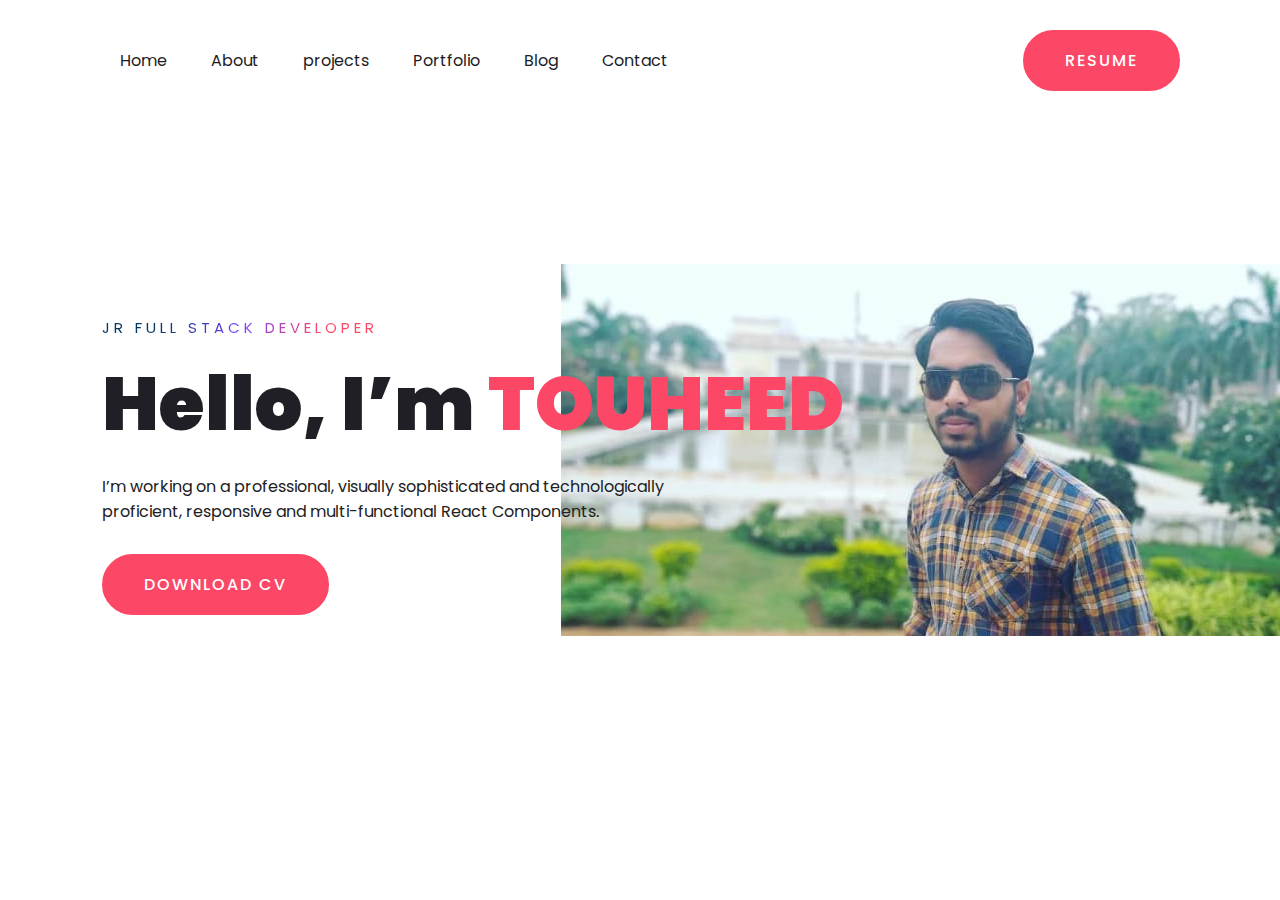
<file: index.html>
<!DOCTYPE html>
<html lang="en">
  <head>
    <meta charset="UTF-8" />
    <title>Personal Portfolio Website</title>
    <!----CSS link----->
    <link rel="stylesheet" href="port.css" />
  </head>
  <body class="body">
    <div class="hero">
      <nav>
        <!-- <img src="./WhatsApp Image 2023-06-14 at 03.05.49.jpeg" class="logo" /> -->
        <ul>
          <li><a href="#">Home</a></li>
          <li><a href="#">About</a></li>
          <li><a href="project.html">projects</a></li>
          <li><a href="#">Portfolio</a></li>
          <li><a href="#">Blog</a></li>
          <li><a href="contact.html">Contact</a></li>
        </ul>
        <a href="resume.html" target="_blank" class="btn">Resume</a>
      </nav>

      <div class="content">
        <span class="title">jr full stack developer</span>
        <h1>Hello, I’m <span>TOUHEED</span></h1>
        <p>
          I’m working on a professional, visually sophisticated and
          technologically proficient, responsive and multi-functional React
          Components.
        </p>
        <a href="Syed.Touhid.html" class="btn">Download CV</a>
      </div>
    </div>
  </body>
</html>
</file>
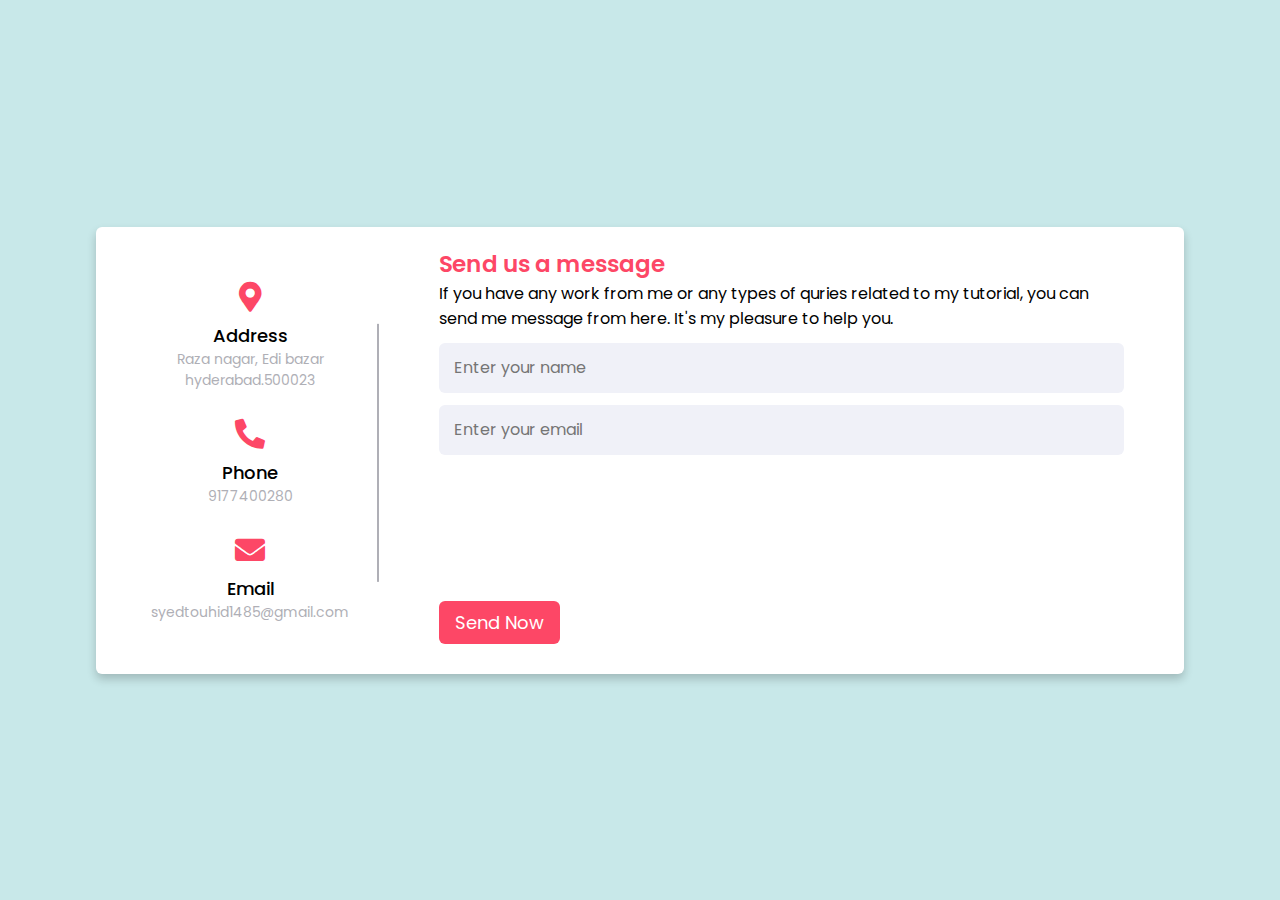
<file: contact.html>
<!DOCTYPE html>
<!-- Created By CodingLab - www.codinglabweb.com -->
<html lang="en" dir="ltr">
  <head>
    <meta charset="UTF-8">
    <title> contact </title>
    <link rel="stylesheet" href="contact.css">
    <!-- Fontawesome CDN Link -->
    <link rel="stylesheet" href="https://cdnjs.cloudflare.com/ajax/libs/font-awesome/5.15.2/css/all.min.css"/>
     <meta name="viewport" content="width=device-width, initial-scale=1.0">
   </head>
<body>
  <div class="container">
    <div class="content">
      <div class="left-side">
        <div class="address details">
          <i class="fas fa-map-marker-alt"></i>
          <div class="topic">Address</div>
          <div class="text-one">Raza nagar, Edi bazar</div>
          <div class="text-two">hyderabad.500023</div>
        </div>
        <div class="phone details">
          <i class="fas fa-phone-alt"></i>
          <div class="topic">Phone</div>
          <div class="text-one">9177400280</div>
        </div>
        <div class="email details">
          <i class="fas fa-envelope"></i>
          <div class="topic">Email</div>
          <div class="text-one">syedtouhid1485@gmail.com</div>
        </div>
      </div>
      <div class="right-side">
        <div class="topic-text">Send us a message</div>
        <p>If you have any work from me or any types of quries related to my tutorial, you can send me message from here. It's my pleasure to help you.</p>
      <form action="#">
        <div class="input-box">
          <input type="text" placeholder="Enter your name">
        </div>
        <div class="input-box">
          <input type="text" placeholder="Enter your email">
        </div>
        <div class="input-box message-box">
          
        </div>
        <div class="button">
          <input type="button" value="Send Now" >
        </div>
      </form>
    </div>
    </div>
  </div>
</body>
</html>
</file>
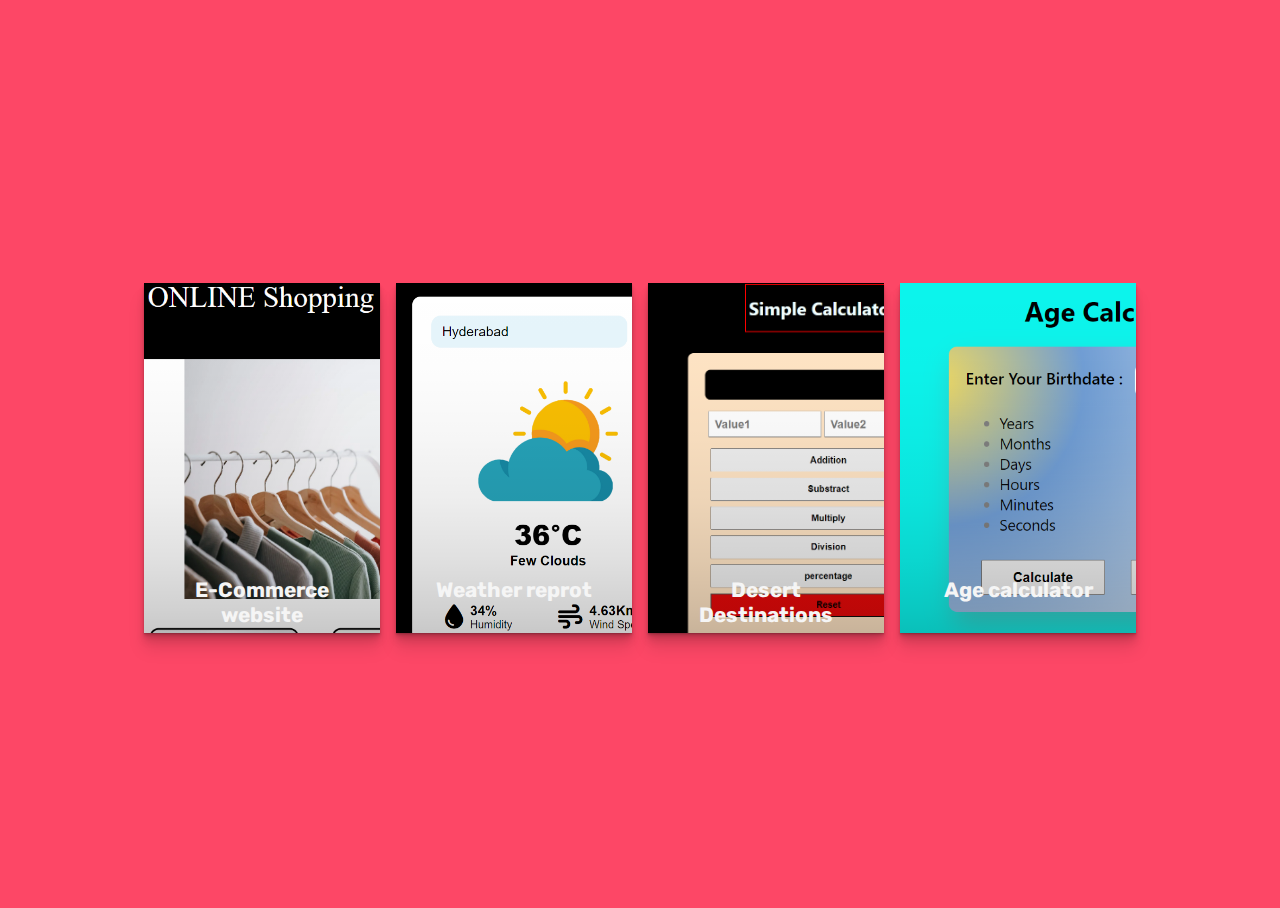
<file: project.html>
<!DOCTYPE html>
<html lang="en">
<head>
    <meta charset="UTF-8">
    <meta name="viewport" content="width=device-width, initial-scale=1.0">
    <title>projects</title>
    <link rel="stylesheet" href="project.css">
</head>
<body>
    <main class="page-content">
        <div class="card">
            <div class="content">
                <h2 class="title">E-Commerce website</h2>
                    </div>
        </div>
        <div class="card">
            <div class="content">
                <h2 class="title">Weather reprot</h2>
              
            </div>
        </div>
        <div class="card">
            <div class="content">
                <h2 class="title">Desert Destinations</h2>
              
            </div>
        </div>
        <div class="card">
            <div class="content">
                <h2 class="title">Age calculator</h2>
                
            </div>
        
    

    </main>
</body>
</html>
</file>
<file: port.css>
@import url("https://fonts.googleapis.com/css2?family=Poppins:wght@400;500;600;700&display=swap");

* {
    margin: 0;
    padding: 0;
    box-sizing: border-box;
    font-family: "Poppins", sans-serif;
}

a {
    text-decoration: none;
}

.hero {
    width: 100%;
    height: 100vh;
    background: url();
    background-size: cover;
}

nav {
    display: flex;
    align-items: center;
    justify-content: space-between;
    padding: 30px 100px;
}

.logo {
    max-height: 60px;
}

nav ul li {
    list-style: none;
    display: inline-block;
    padding: 10px 20px;
}

nav ul li a {
    color: #1d1d24;
    position: relative;
    padding: 5px 0;
}

nav ul li a:hover {
    color: #fd4766;
}

nav ul li a:after {
    content: "";
    position: absolute;
    left: 0;
    width: 0;
    height: 3px;
    background: #fd4766;
    transition: 0.3s;
    bottom: 0;
}

nav ul li a:hover:after {
    width: 100%;
}

.btn {
    color: #fff;
    font-size: 16px;
    text-transform: uppercase;
    letter-spacing: 2px;
    padding: 16px 40px;
    border-radius: 500px;
    display: inline-block;
    font-weight: 500;
    transition: all 0.4s ease-in-out;
    background-size: 152% 100%;
    background: #fd4766;
    border: 2px solid #fd4766;
}

.btn:hover {
    background: transparent;
    border-color: #fd4766;
    color: #fd4766;
}

.content {
    position: absolute;
    top: 35%;
    left: 8%;
}

.content .title {
    color: #0a0a0a;
    font-size: 15px;
    text-transform: uppercase;
    letter-spacing: 4px;
    display: inline-block;
    margin-bottom: 20px;
    background: linear-gradient(120deg,
            #023762 20.69%,
            #7644ff 50.19%,
            #fd4766 79.69%);
    -webkit-background-clip: text;
    -webkit-text-fill-color: transparent;
    box-shadow: #fff;
}

.content h1 {
    color: #1f1f25;
    font-size: 75px;
    font-weight: 900;
    line-height: 90px;
    text-transform: inherit;
    width: 70%;
}

.content h1 span {
    color: #fd4766;
}

.content p {
    width: 55%;
    color: #202020;
    margin-top: 25px;
    margin-bottom: 30px;
}
/* .hero img{
    height: 700px;
    width: 900px;
} */
.body{
    background-image: url(WhatsApp\ Image\ 2023-05-12\ at\ 18.13.58.jpeg);
    background-repeat: no-repeat;
    background-position: 100%;
    
}
</file>
<file: contact.css>
/* Google Font CDN Link */
@import url('https://fonts.googleapis.com/css2?family=Poppins:wght@200;300;400;500;600;700&display=swap');
*{
  margin: 0;
  padding: 0;
  box-sizing: border-box;
  font-family: "Poppins" , sans-serif;
}
body{
  min-height: 100vh;
  width: 100%;
  background: #c8e8e9;
  display: flex;
  align-items: center;
  justify-content: center;
}
.container{
  width: 85%;
  background: #fff;
  border-radius: 6px;
  padding: 20px 60px 30px 40px;
  box-shadow: 0 5px 10px rgba(0, 0, 0, 0.2);
}
.container .content{
  display: flex;
  align-items: center;
  justify-content: space-between;
}
.container .content .left-side{
  width: 25%;
  height: 100%;
  display: flex;
  flex-direction: column;
  align-items: center;
  justify-content: center;
  margin-top: 15px;
  position: relative;
}
.content .left-side::before{
  content: '';
  position: absolute;
  height: 70%;
  width: 2px;
  right: -15px;
  top: 50%;
  transform: translateY(-50%);
  background: #afafb6;
}
.content .left-side .details{
  margin: 14px;
  text-align: center;
}
.content .left-side .details i{
  font-size: 30px;
  color:#fd4766;
  margin-bottom: 10px;
}
.content .left-side .details .topic{
  font-size: 18px;
  font-weight: 500;
}
.content .left-side .details .text-one,
.content .left-side .details .text-two{
  font-size: 14px;
  color: #afafb6;
}
.container .content .right-side{
  width: 75%;
  margin-left: 75px;
}
.content .right-side .topic-text{
  font-size: 23px;
  font-weight: 600;
  color: #fd4766;
}
.right-side .input-box{
  height: 50px;
  width: 100%;
  margin: 12px 0;
}
.right-side .input-box input,
.right-side .input-box textarea{
  height: 100%;
  width: 100%;
  border: none;
  outline: none;
  font-size: 16px;
  background: #F0F1F8;
  border-radius: 6px;
  padding: 0 15px;
  resize: none;
}
.right-side .message-box{
  min-height: 110px;
}
.right-side .input-box textarea{
  padding-top: 6px;
}
.right-side .button{
  display: inline-block;
  margin-top: 12px;
}
.right-side .button input[type="button"]{
  color: #fff;
  font-size: 18px;
  outline: none;
  border: none;
  padding: 8px 16px;
  border-radius: 6px;
  background: #fd4766;
  cursor: pointer;
  transition: all 0.3s ease;
}
.button input[type="button"]:hover{
  background: #fd4766;
}

@media (max-width: 950px) {
  .container{
    width: 90%;
    padding: 30px 40px 40px 35px ;
  }
  .container .content .right-side{
   width: 75%;
   margin-left: 55px;
}
}
@media (max-width: 820px) {
  .container{
    margin: 40px 0;
    height: 100%;
  }
  .container .content{
    flex-direction: column-reverse;
  }
 .container .content .left-side{
   width: 100%;
   flex-direction: row;
   margin-top: 40px;
   justify-content: center;
   flex-wrap: wrap;
 }
 .container .content .left-side::before{
   display: none;
 }
 .container .content .right-side{
   width: 100%;
   margin-left: 0;
 }
}
</file>
<file: project.css>
@import url("https://fonts.googleapis.com/css?family=Cardo:400i|Rubik:400,700&display=swap");
:root {
  --d: 700ms;
  --e: cubic-bezier(0.19, 1, 0.22, 1);
  --font-sans: 'Rubik', sans-serif;
  --font-serif: 'Cardo', serif; }

* {
  box-sizing: border-box;

 }

html, body {
  height: 100%;
  background-color: #fd4766
}

body {
  display: grid;
  place-items: center; }

.page-content {
  display: grid;
  grid-gap: 1rem;
  padding: 1rem;
  max-width: 1024px;
  margin: 0 auto;
  font-family: var(--font-sans); }
  @media (min-width: 600px) {
    .page-content {
      grid-template-columns: repeat(2, 1fr); } }
  @media (min-width: 800px) {
    .page-content {
      grid-template-columns: repeat(4, 1fr); } }

.card {
  position: relative;
  display: flex;
  align-items: flex-end;
  overflow: hidden;
  padding: 1rem;
  width: 100%;
  text-align: center;
  color: whitesmoke;
  background-color: whitesmoke;
  box-shadow: 0 1px 1px rgba(0, 0, 0, 0.1), 0 2px 2px rgba(0, 0, 0, 0.1), 0 4px 4px rgba(0, 0, 0, 0.1), 0 8px 8px rgba(0, 0, 0, 0.1), 0 16px 16px rgba(0, 0, 0, 0.1); }
  @media (min-width: 600px) {
    .card {
      height: 350px; } }
  .card:before {
    content: '';
    position: absolute;
    top: 0;
    left: 0;
    width: 100%;
    height: 110%;
    background-size: cover;
    background-position: 0 0;
    transition: transform calc(var(--d) * 1.5) var(--e);
    pointer-events: none; }
  .card:after {
    content: '';
    display: block;
    position: absolute;
    top: 0;
    left: 0;
    width: 100%;
    height: 200%;
    pointer-events: none;
    background-image: linear-gradient(to bottom, rgba(0, 0, 0, 0) 0%, rgba(0, 0, 0, 0.009) 11.7%, rgba(0, 0, 0, 0.034) 22.1%, rgba(0, 0, 0, 0.072) 31.2%, rgba(0, 0, 0, 0.123) 39.4%, rgba(0, 0, 0, 0.182) 46.6%, rgba(0, 0, 0, 0.249) 53.1%, rgba(0, 0, 0, 0.32) 58.9%, rgba(0, 0, 0, 0.394) 64.3%, rgba(0, 0, 0, 0.468) 69.3%, rgba(0, 0, 0, 0.54) 74.1%, rgba(0, 0, 0, 0.607) 78.8%, rgba(0, 0, 0, 0.668) 83.6%, rgba(0, 0, 0, 0.721) 88.7%, rgba(0, 0, 0, 0.762) 94.1%, rgba(0, 0, 0, 0.79) 100%);
    transform: translateY(-50%);
    transition: transform calc(var(--d) * 2) var(--e); }
  .card:nth-child(1):before {
    background-image: url(E-Commerce.png); }
  .card:nth-child(2):before {
    background-image: url(Weather.png); }
  .card:nth-child(3):before {
    background-image: url(simple\ calculator.png); }
  .card:nth-child(4):before {
    background-image: url(https://images.unsplash.com/photo-1531306728370-e2ebd9d7bb99?ixlib=rb-1.2.1&q=80&fm=jpg&crop=entropy&cs=tinysrgb&w=400&fit=max&ixid=eyJhcHBfaWQiOjE0NTg5fQ); }
    .card:nth-child(4):before {
        background-image: url(https://images.unsplash.com/photo-1531306728370-e2ebd9d7bb99?ixlib=rb-1.2.1&q=80&fm=jpg&crop=entropy&cs=tinysrgb&w=400&fit=max&ixid=eyJhcHBfaWQiOjE0NTg5fQ); }
        .card:nth-child(4):before {
            background-image: url(https://images.unsplash.com/photo-1531306728370-e2ebd9d7bb99?ixlib=rb-1.2.1&q=80&fm=jpg&crop=entropy&cs=tinysrgb&w=400&fit=max&ixid=eyJhcHBfaWQiOjE0NTg5fQ); }
            .card:nth-child(4):before {
                background-image: url(age\ calculator.png)
                     }
            
.content {
  position: relative;
  display: flex;
  flex-direction: column;
  align-items: center;
  width: 100%;
  padding: 1rem;
  transition: transform var(--d) var(--e);
  z-index: 1; }
  .content > * + * {
    margin-top: 1rem; }

.title {
  font-size: 1.3rem;
  font-weight: bold;
  line-height: 1.2; }

.copy {
  font-family: var(--font-serif);
  font-size: 1.125rem;
  font-style: italic;
  line-height: 1.35; }

.btn {
  cursor: pointer;
  margin-top: 1.5rem;
  padding: 0.75rem 1.5rem;
  font-size: 0.65rem;
  font-weight: bold;
  letter-spacing: 0.025rem;
  text-transform: uppercase;
  color: white;
  background-color: black;
  border: none; }
  .btn:hover {
    background-color: #0d0d0d; }
  .btn:focus {
    outline: 1px dashed yellow;
    outline-offset: 3px; }

@media (hover: hover) and (min-width: 600px) {
  .card:after {
    transform: translateY(0); }
  .content {
    transform: translateY(calc(100% - 4.5rem)); }
    .content > *:not(.title) {
      opacity: 0;
      transform: translateY(1rem);
      transition: transform var(--d) var(--e), opacity var(--d) var(--e); }
  .card:hover,
  .card:focus-within {
    align-items: center; }
    .card:hover:before,
    .card:focus-within:before {
      transform: translateY(-4%); }
    .card:hover:after,
    .card:focus-within:after {
      transform: translateY(-50%); }
    .card:hover .content,
    .card:focus-within .content {
      transform: translateY(0); }
      .card:hover .content > *:not(.title),
      .card:focus-within .content > *:not(.title) {
        opacity: 1;
        transform: translateY(0);
        transition-delay: calc(var(--d) / 8); }
  .card:focus-within:before, .card:focus-within:after,
  .card:focus-within .content,
  .card:focus-within .content > *:not(.title) {
    transition-duration: 0s; } }
</file>
